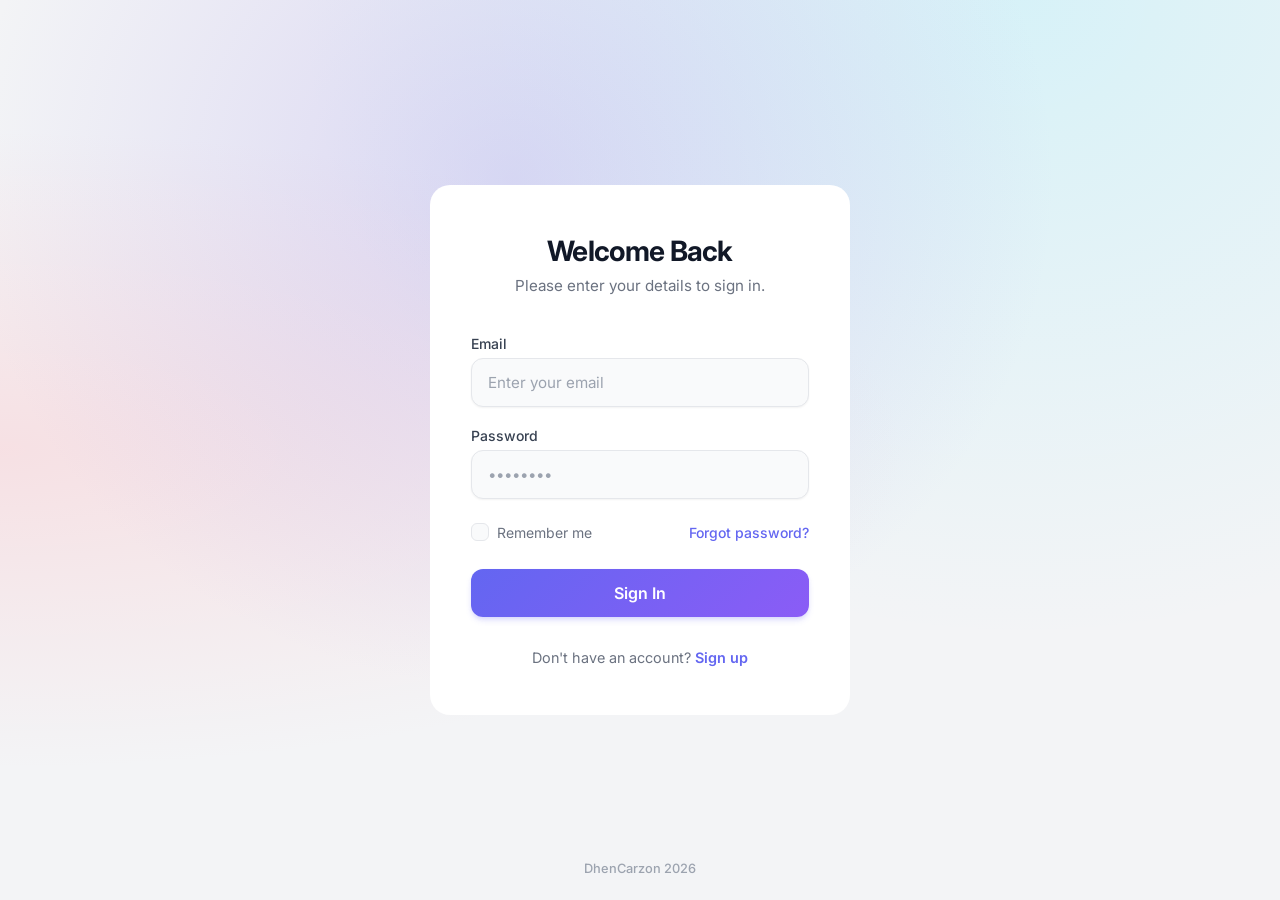
<file: index.html>
<!doctype html>
<html lang="en">
  <head>
    <meta charset="UTF-8" />
    <meta name="viewport" content="width=device-width, initial-scale=1.0" />
    <title>Welcome Back</title>
    <!-- Google Fonts for modern typography -->
    <link rel="preconnect" href="https://fonts.googleapis.com" />
    <link rel="preconnect" href="https://fonts.gstatic.com" crossorigin />
    <link
      href="https://fonts.googleapis.com/css2?family=Inter:wght@400;500;600;700&display=swap"
      rel="stylesheet"
    />
    <link rel="stylesheet" href="style.css" />
  </head>
  <body>
    <!-- Decorative background elements -->
    <div class="bg-shape shape-1"></div>
    <div class="bg-shape shape-2"></div>
    <div class="bg-shape shape-3"></div>

    <div class="login-container">
      <div class="login-header">
        <h1>Welcome Back</h1>
        <p>Please enter your details to sign in.</p>
      </div>

      <form class="login-form">
        <div class="input-group">
          <label for="email">Email</label>
          <input
            type="email"
            id="email"
            placeholder="Enter your email"
            required
          />
        </div>

        <div class="input-group">
          <label for="password">Password</label>
          <input
            type="password"
            id="password"
            placeholder="••••••••"
            required
          />
        </div>

        <div class="form-actions">
          <label class="checkbox-container">
            <input type="checkbox" id="remember" />
            <span class="checkmark"></span>
            Remember me
          </label>
          <a href="#" class="forgot-password">Forgot password?</a>
        </div>

        <button type="submit" class="sign-in-btn">Sign In</button>
      </form>

      <p class="sign-up-text">Don't have an account? <a href="register.html">Sign up</a></p>
    </div>

    <footer class="page-footer">
        <p>DhenCarzon 2026</p>
    </footer>
  </body>
</html>
</file>
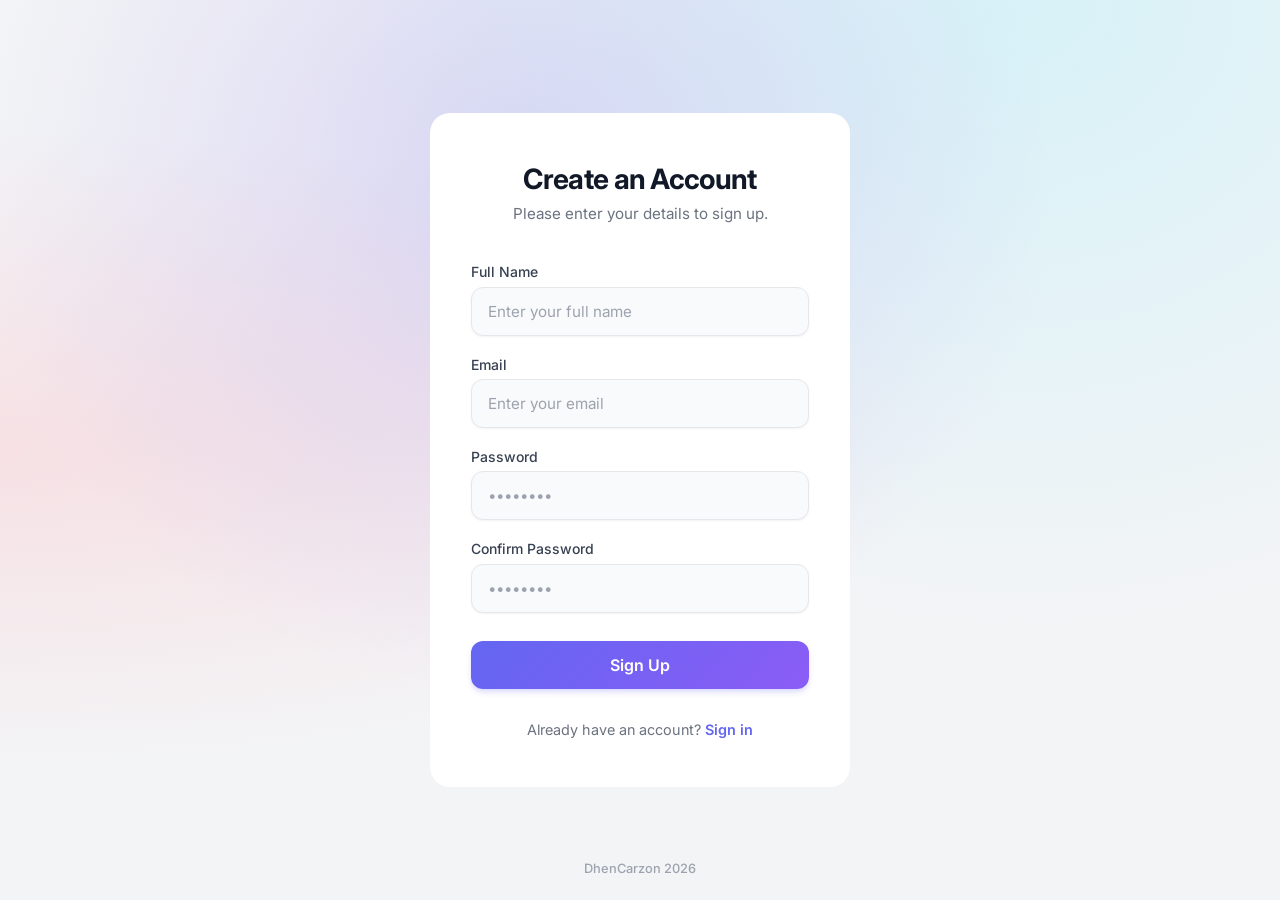
<file: register.html>
<!DOCTYPE html>
<html lang="en">
<head>
    <meta charset="UTF-8">
    <meta name="viewport" content="width=device-width, initial-scale=1.0">
    <title>Create an Account</title>
    <!-- Google Fonts for modern typography -->
    <link rel="preconnect" href="https://fonts.googleapis.com">
    <link rel="preconnect" href="https://fonts.gstatic.com" crossorigin>
    <link href="https://fonts.googleapis.com/css2?family=Inter:wght@400;500;600;700&display=swap" rel="stylesheet">
    <link rel="stylesheet" href="style.css">
</head>
<body>
    
    <!-- Decorative background elements -->
    <div class="bg-shape shape-1"></div>
    <div class="bg-shape shape-2"></div>
    <div class="bg-shape shape-3"></div>

    <div class="login-container">
        <div class="login-header">
            <h1>Create an Account</h1>
            <p>Please enter your details to sign up.</p>
        </div>

        <form class="login-form" action="index.html">
            <div class="input-group">
                <label for="fullname">Full Name</label>
                <input type="text" id="fullname" placeholder="Enter your full name" required />
            </div>

            <div class="input-group">
                <label for="email">Email</label>
                <input type="email" id="email" placeholder="Enter your email" required />
            </div>

            <div class="input-group">
                <label for="password">Password</label>
                <input type="password" id="password" placeholder="••••••••" required />
            </div>

            <div class="input-group">
                <label for="confirm-password">Confirm Password</label>
                <input type="password" id="confirm-password" placeholder="••••••••" required />
            </div>

            <button type="submit" class="sign-in-btn">Sign Up</button>
        </form>

        <p class="sign-up-text">
            Already have an account? <a href="index.html">Sign in</a>
        </p>
    </div>

    <footer class="page-footer">
        <p>DhenCarzon 2026</p>
    </footer>
</body>
</html>
</file>
<file: style.css>
/* ===== CSS Reset & Variables ===== */
* {
    margin: 0;
    padding: 0;
    box-sizing: border-box;
}

:root {
    --bg-color: #f3f4f6; /* Soft gray background */
    --card-bg: #ffffff;
    --text-main: #1f2937; /* Very dark gray */
    --text-muted: #6b7280; /* Medium gray */
    --border-light: #e5e7eb;
    --border-focus: #6366f1; /* Indigo brand color */
    
    /* Gradients for buttons */
    --btn-bg-start: #6366f1;
    --btn-bg-end: #8b5cf6;
    --btn-text: #ffffff;

    /* Shadows */
    --shadow-sm: 0 1px 2px 0 rgba(0, 0, 0, 0.05);
    --shadow-md: 0 10px 15px -3px rgba(0, 0, 0, 0.1), 0 4px 6px -2px rgba(0, 0, 0, 0.05);
    --shadow-lg: 0 20px 25px -5px rgba(0, 0, 0, 0.1), 0 10px 10px -5px rgba(0, 0, 0, 0.04);
}

/* ===== Global Styles ===== */
body {
    font-family: 'Inter', sans-serif;
    min-height: 100vh;
    display: flex;
    align-items: center;
    justify-content: center;
    background-color: var(--bg-color);
    background-image: 
        radial-gradient(at 40% 20%, hsla(250,70%,75%,0.3) 0px, transparent 50%),
        radial-gradient(at 80% 0%, hsla(189,100%,70%,0.2) 0px, transparent 50%),
        radial-gradient(at 0% 50%, hsla(355,100%,85%,0.3) 0px, transparent 50%);
    background-attachment: fixed;
    color: var(--text-main);
    padding: 1.5rem;
}

/* ===== Hide Original Glassmorphism Backgrounds ===== */
.bg-shape {
    display: none;
}

/* ===== Container ===== */
.login-container {
    background: var(--card-bg);
    border-radius: 1.25rem;
    padding: 3rem 2.5rem;
    width: 100%;
    max-width: 420px;
    box-shadow: var(--shadow-xl);
    border: 1px solid rgba(255, 255, 255, 0.5);
    /* Subtle bounce-in animation */
    animation: bounceIn 0.8s cubic-bezier(0.16, 1, 0.3, 1) forwards;
    opacity: 0;
    transform: translateY(20px);
}

@keyframes bounceIn {
    0% {
        opacity: 0;
        transform: translateY(30px) scale(0.95);
    }
    100% {
        opacity: 1;
        transform: translateY(0) scale(1);
    }
}

/* ===== Header Section ===== */
.login-header {
    margin-bottom: 2.5rem;
    text-align: center;
}

.login-header h1 {
    font-size: 1.75rem;
    font-weight: 700;
    margin-bottom: 0.5rem;
    letter-spacing: -0.025em;
    color: #111827;
}

.login-header p {
    color: var(--text-muted);
    font-size: 0.95rem;
}

/* ===== Form Structure ===== */
.login-form {
    display: flex;
    flex-direction: column;
    gap: 1.25rem;
}

.input-group {
    display: flex;
    flex-direction: column;
    gap: 0.4rem;
}

.input-group label {
    font-size: 0.875rem;
    font-weight: 500;
    color: #374151;
}

.input-group input {
    background: #f9fafb;
    border: 1px solid var(--border-light);
    border-radius: 0.75rem;
    padding: 0.875rem 1rem;
    color: var(--text-main);
    font-size: 0.95rem;
    font-family: inherit;
    transition: all 0.25s ease;
    outline: none;
    box-shadow: var(--shadow-sm);
}

.input-group input::placeholder {
    color: #9ca3af;
}

.input-group input:hover {
    border-color: #d1d5db;
}

.input-group input:focus {
    background: #ffffff;
    border-color: var(--border-focus);
    box-shadow: 0 0 0 4px rgba(99, 102, 241, 0.15);
}

/* ===== Form Actions ===== */
.form-actions {
    display: flex;
    justify-content: space-between;
    align-items: center;
    font-size: 0.875rem;
    margin-top: 0.25rem;
}

/* Custom Checkbox */
.checkbox-container {
    display: flex;
    align-items: center;
    gap: 0.5rem;
    cursor: pointer;
    user-select: none;
    color: var(--text-muted);
}

.checkbox-container input {
    position: absolute;
    opacity: 0;
    cursor: pointer;
    height: 0;
    width: 0;
}

.checkmark {
    height: 18px;
    width: 18px;
    background-color: #f9fafb;
    border: 1px solid var(--border-light);
    border-radius: 0.375rem;
    position: relative;
    transition: all 0.2s ease;
}

.checkbox-container:hover input ~ .checkmark {
    border-color: #d1d5db;
}

.checkbox-container input:focus-visible ~ .checkmark {
    box-shadow: 0 0 0 2px rgba(99, 102, 241, 0.4);
}

.checkbox-container input:checked ~ .checkmark {
    background-color: var(--border-focus);
    border-color: var(--border-focus);
}

.checkmark:after {
    content: "";
    position: absolute;
    display: none;
    left: 5px;
    top: 2px;
    width: 4px;
    height: 8px;
    border: solid white;
    border-width: 0 2px 2px 0;
    transform: rotate(45deg);
}

.checkbox-container input:checked ~ .checkmark:after {
    display: block;
    animation: checkmark 0.2s ease-in-out forwards;
}

@keyframes checkmark {
    0% { transform: scale(0) rotate(45deg); }
    100% { transform: scale(1) rotate(45deg); }
}

.forgot-password {
    color: var(--border-focus);
    text-decoration: none;
    font-weight: 500;
    transition: color 0.2s;
}

.forgot-password:hover {
    color: var(--btn-bg-end);
    text-decoration: underline;
}

/* ===== Buttons ===== */
.sign-in-btn {
    background: linear-gradient(135deg, var(--btn-bg-start), var(--btn-bg-end));
    color: var(--btn-text);
    border: none;
    border-radius: 0.75rem;
    padding: 0.875rem;
    font-size: 1rem;
    font-weight: 600;
    cursor: pointer;
    transition: all 0.3s ease;
    font-family: inherit;
    margin-top: 0.5rem;
    box-shadow: 0 4px 6px -1px rgba(99, 102, 241, 0.2), 0 2px 4px -1px rgba(99, 102, 241, 0.1);
    position: relative;
    overflow: hidden;
}

.sign-in-btn::after {
    content: '';
    position: absolute;
    top: 0;
    left: 0;
    width: 100%;
    height: 100%;
    background: linear-gradient(135deg, rgba(255,255,255,0.2) 0%, transparent 100%);
    opacity: 0;
    transition: opacity 0.3s ease;
}

.sign-in-btn:hover {
    transform: translateY(-2px);
    box-shadow: 0 10px 15px -3px rgba(99, 102, 241, 0.3), 0 4px 6px -2px rgba(99, 102, 241, 0.15);
}

.sign-in-btn:hover::after {
    opacity: 1;
}

.sign-in-btn:active {
    transform: translateY(0);
    box-shadow: 0 4px 6px -1px rgba(99, 102, 241, 0.2);
}

/* ===== Sign Up Text Bottom ===== */
.sign-up-text {
    text-align: center;
    margin-top: 2rem;
    font-size: 0.9rem;
    color: var(--text-muted);
}

.sign-up-text a {
    color: var(--border-focus);
    font-weight: 600;
    text-decoration: none;
    transition: all 0.2s ease;
}

.sign-up-text a:hover {
    color: var(--btn-bg-end);
    text-decoration: underline;
}

/* ===== Footer ===== */
.page-footer {
    position: absolute;
    bottom: 1.5rem;
    left: 0;
    width: 100%;
    text-align: center;
    color: #9ca3af;
    font-size: 0.8rem;
    font-weight: 500;
}

/* ===== Responsive Design ===== */
@media (max-width: 480px) {
    body {
        padding: 1rem;
    }
    
    .login-container {
        padding: 2.5rem 1.5rem;
        border-radius: 1rem;
    }

    .form-actions {
        flex-direction: column;
        align-items: flex-start;
        gap: 1rem;
    }
}
</file>
